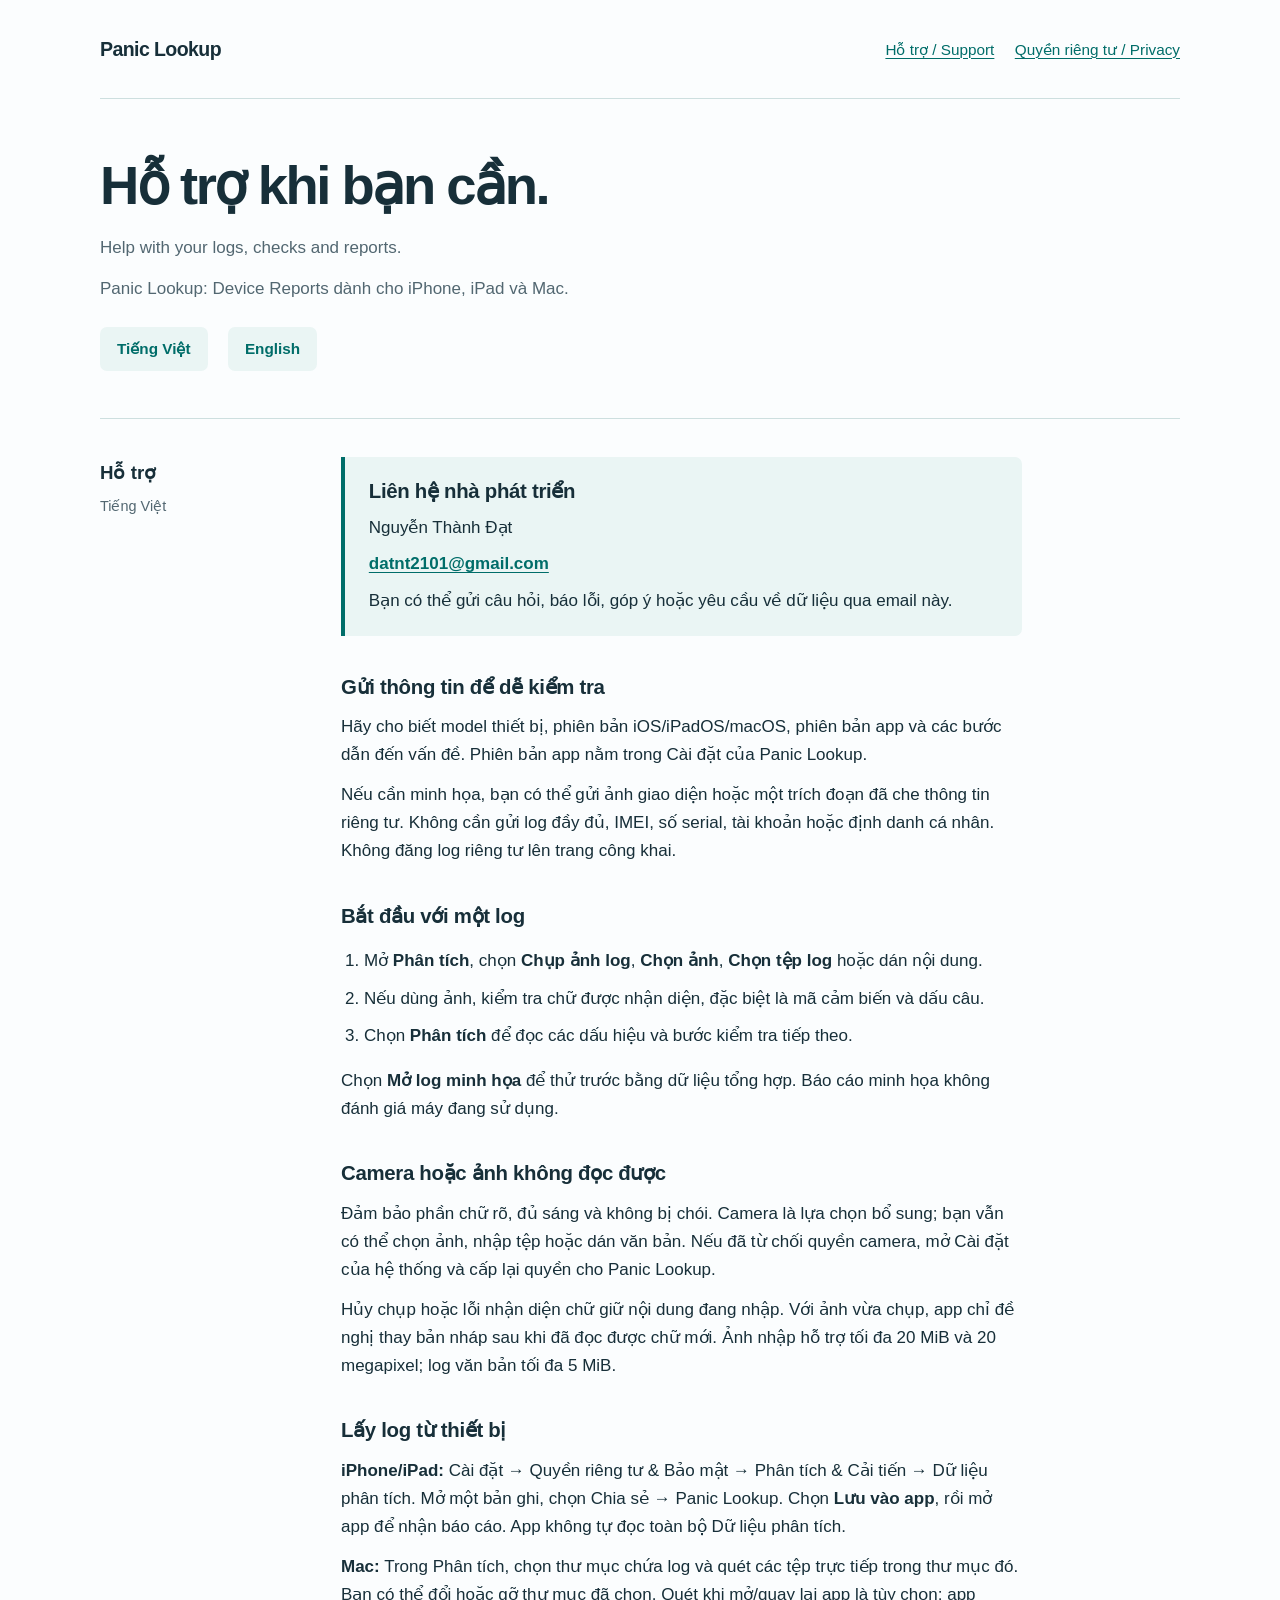
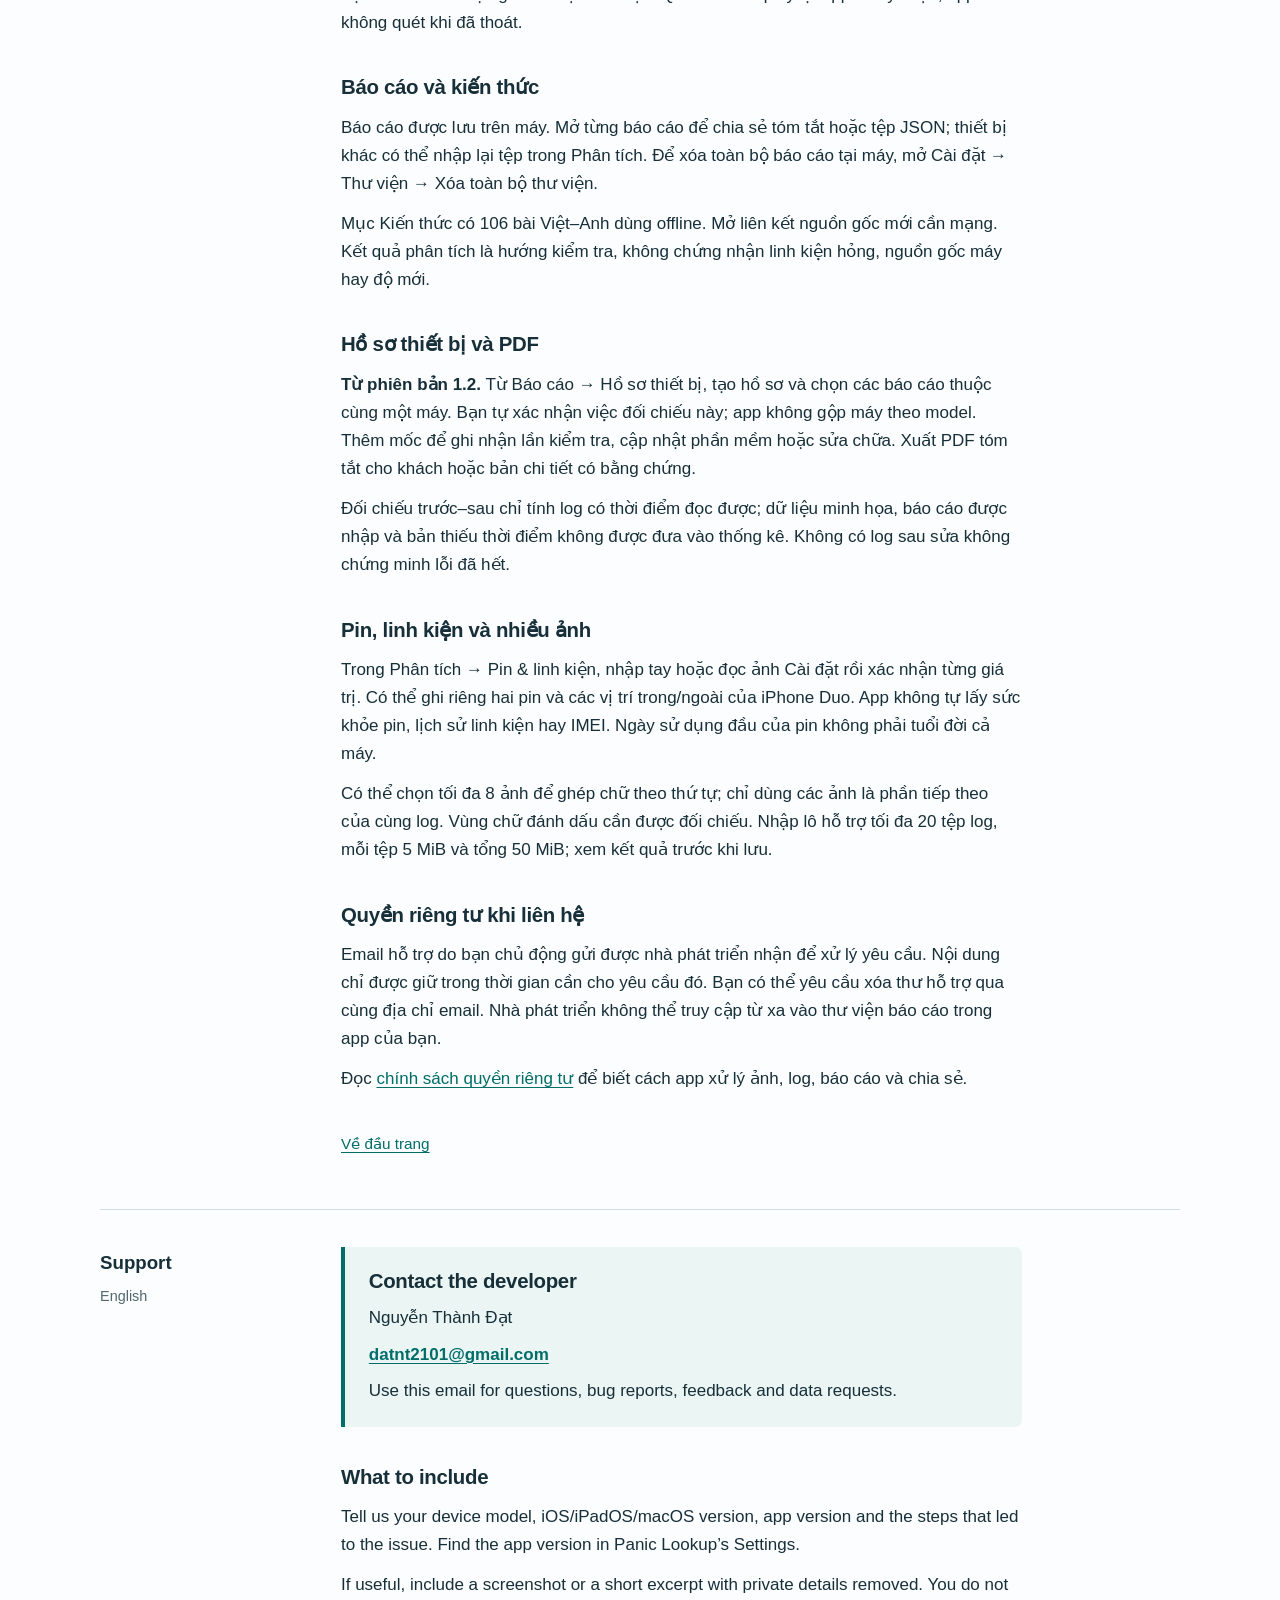
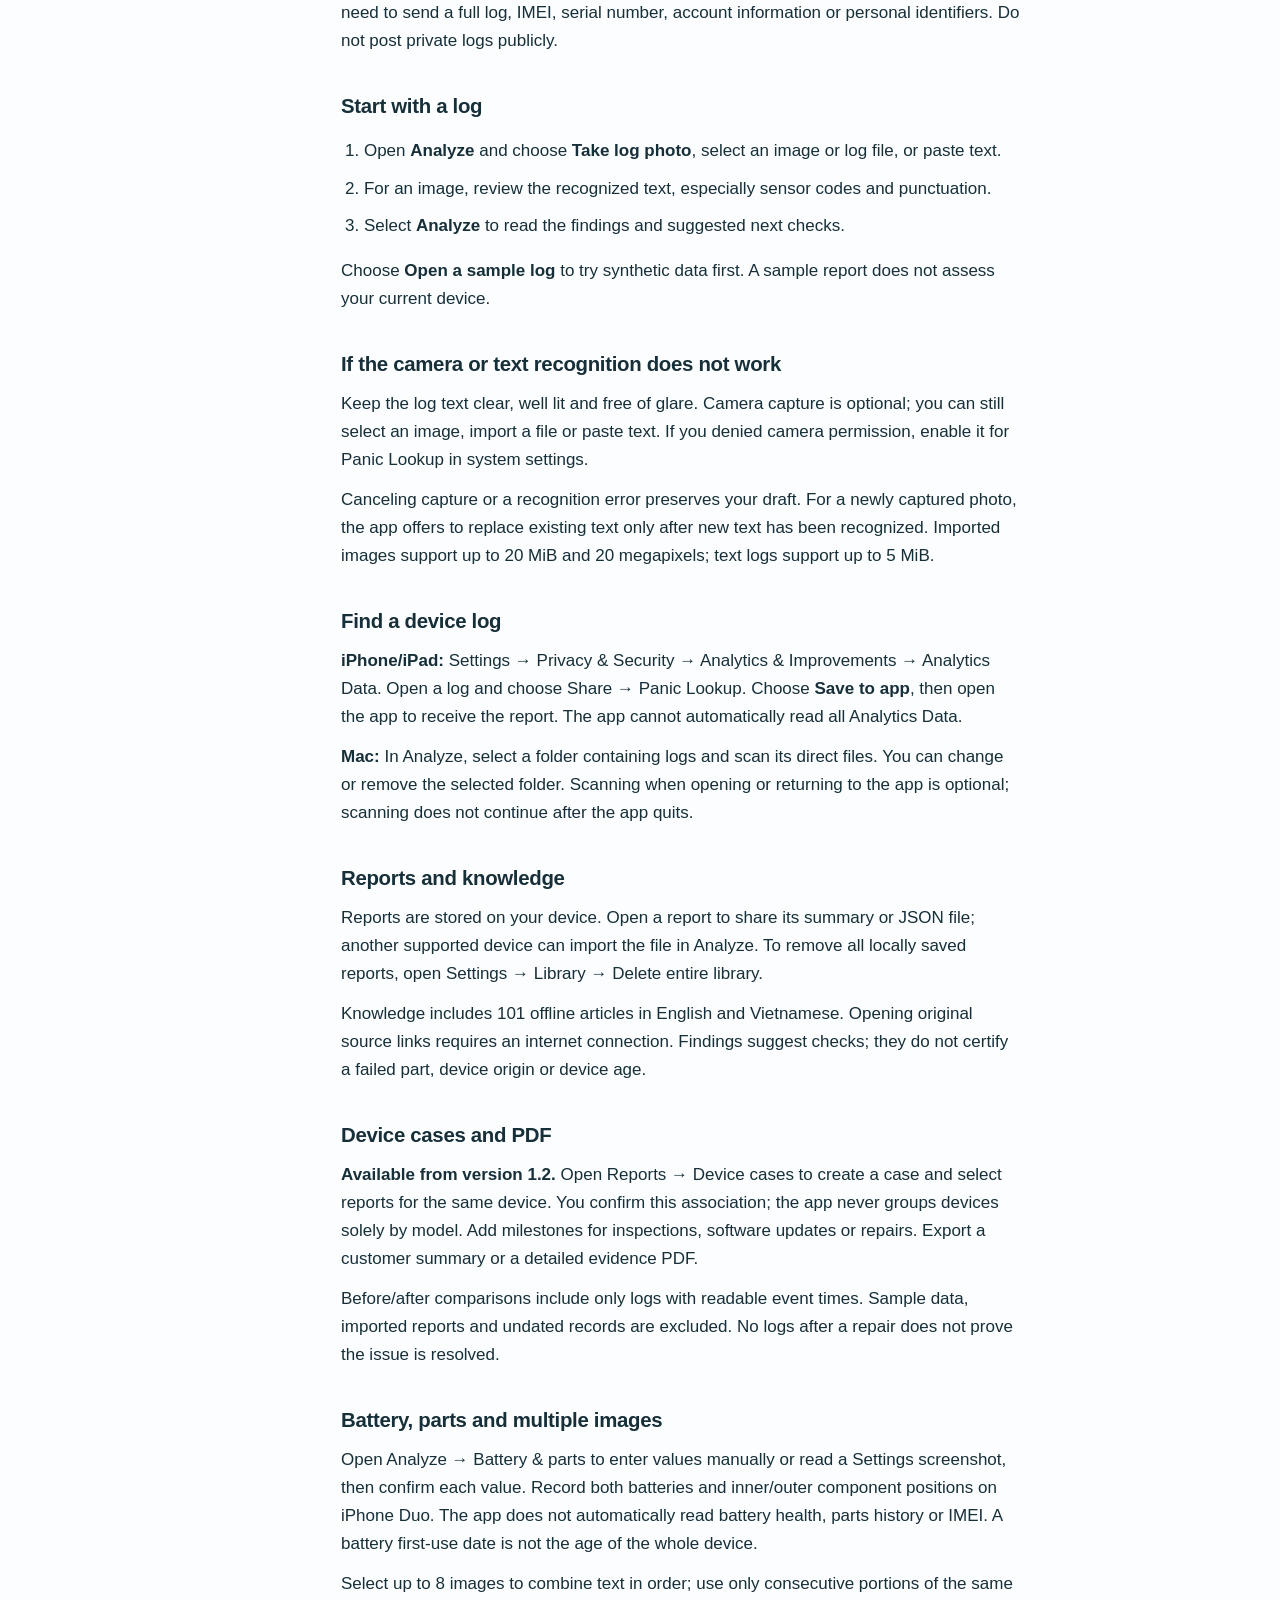
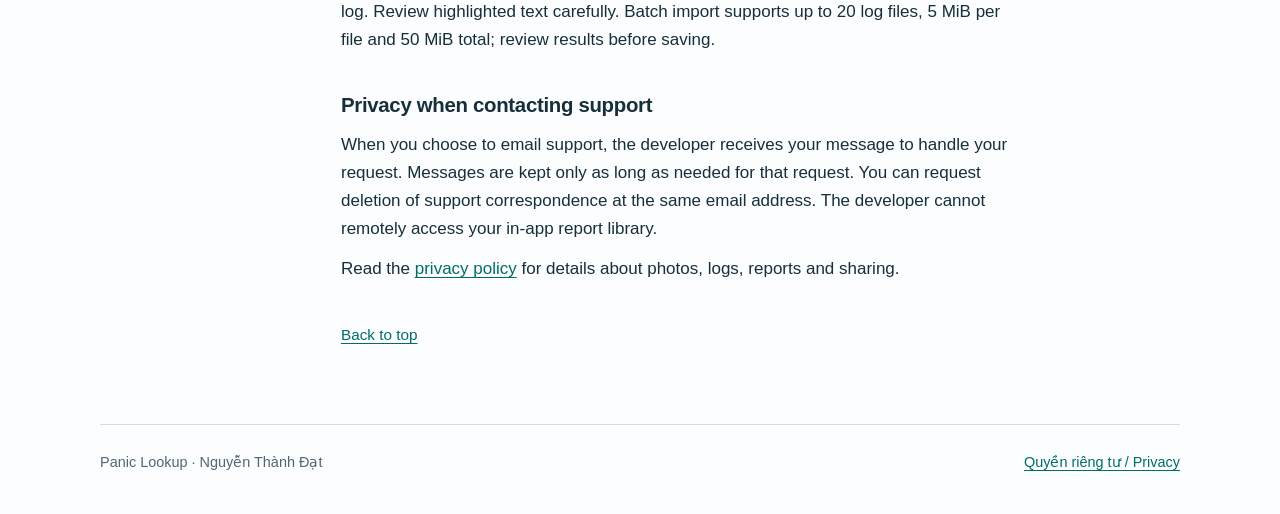
<file: index.html>
<!doctype html>
<html lang="vi">
<head>
<meta charset="utf-8"><meta name="viewport" content="width=device-width,initial-scale=1">
<meta name="description" content="Hỗ trợ Panic Lookup cho iPhone, iPad và Mac. Help with local log analysis, camera OCR and device reports.">
<meta name="color-scheme" content="light dark">
<title>Panic Lookup — Hỗ trợ / Support</title>
<link rel="stylesheet" href="style.css">
</head>
<body id="top">
<a class="skip-link" href="#content">Đến nội dung / Skip to content</a>
<header class="site-header"><a class="brand" href="index.html">Panic Lookup</a><nav aria-label="Trang / Pages"><a href="index.html" aria-current="page">Hỗ trợ / Support</a><a href="privacy.html">Quyền riêng tư / Privacy</a></nav></header>
<main id="content">
<div class="intro"><h1>Hỗ trợ khi bạn cần.</h1><p lang="en">Help with your logs, checks and reports.</p><p>Panic Lookup: Device Reports dành cho iPhone, iPad và Mac.</p></div>
<nav class="languages" aria-label="Ngôn ngữ / Language"><a href="#vi" lang="vi" hreflang="vi">Tiếng Việt</a><a href="#en" lang="en" hreflang="en">English</a></nav>
<article class="document" id="vi" lang="vi" aria-labelledby="vi-title">
<div class="document-label"><h2 id="vi-title">Hỗ trợ</h2><p>Tiếng Việt</p></div>
<div class="document-content">
<section class="contact"><h3>Liên hệ nhà phát triển</h3><p>Nguyễn Thành Đạt</p><p><a href="mailto:datnt2101@gmail.com?subject=Panic%20Lookup%20support">datnt2101@gmail.com</a></p><p>Bạn có thể gửi câu hỏi, báo lỗi, góp ý hoặc yêu cầu về dữ liệu qua email này.</p></section>
<section><h3>Gửi thông tin để dễ kiểm tra</h3><p>Hãy cho biết model thiết bị, phiên bản iOS/iPadOS/macOS, phiên bản app và các bước dẫn đến vấn đề. Phiên bản app nằm trong Cài đặt của Panic Lookup.</p><p>Nếu cần minh họa, bạn có thể gửi ảnh giao diện hoặc một trích đoạn đã che thông tin riêng tư. Không cần gửi log đầy đủ, IMEI, số serial, tài khoản hoặc định danh cá nhân. Không đăng log riêng tư lên trang công khai.</p></section>
<section><h3>Bắt đầu với một log</h3><ol><li>Mở <strong>Phân tích</strong>, chọn <strong>Chụp ảnh log</strong>, <strong>Chọn ảnh</strong>, <strong>Chọn tệp log</strong> hoặc dán nội dung.</li><li>Nếu dùng ảnh, kiểm tra chữ được nhận diện, đặc biệt là mã cảm biến và dấu câu.</li><li>Chọn <strong>Phân tích</strong> để đọc các dấu hiệu và bước kiểm tra tiếp theo.</li></ol><p>Chọn <strong>Mở log minh họa</strong> để thử trước bằng dữ liệu tổng hợp. Báo cáo minh họa không đánh giá máy đang sử dụng.</p></section>
<section><h3>Camera hoặc ảnh không đọc được</h3><p>Đảm bảo phần chữ rõ, đủ sáng và không bị chói. Camera là lựa chọn bổ sung; bạn vẫn có thể chọn ảnh, nhập tệp hoặc dán văn bản. Nếu đã từ chối quyền camera, mở Cài đặt của hệ thống và cấp lại quyền cho Panic Lookup.</p><p>Hủy chụp hoặc lỗi nhận diện chữ giữ nội dung đang nhập. Với ảnh vừa chụp, app chỉ đề nghị thay bản nháp sau khi đã đọc được chữ mới. Ảnh nhập hỗ trợ tối đa 20 MiB và 20 megapixel; log văn bản tối đa 5 MiB.</p></section>
<section><h3>Lấy log từ thiết bị</h3><p><strong>iPhone/iPad:</strong> Cài đặt → Quyền riêng tư &amp; Bảo mật → Phân tích &amp; Cải tiến → Dữ liệu phân tích. Mở một bản ghi, chọn Chia sẻ → Panic Lookup. Chọn <strong>Lưu vào app</strong>, rồi mở app để nhận báo cáo. App không tự đọc toàn bộ Dữ liệu phân tích.</p><p><strong>Mac:</strong> Trong Phân tích, chọn thư mục chứa log và quét các tệp trực tiếp trong thư mục đó. Bạn có thể đổi hoặc gỡ thư mục đã chọn. Quét khi mở/quay lại app là tùy chọn; app không quét khi đã thoát.</p></section>
<section><h3>Báo cáo và kiến thức</h3><p>Báo cáo được lưu trên máy. Mở từng báo cáo để chia sẻ tóm tắt hoặc tệp JSON; thiết bị khác có thể nhập lại tệp trong Phân tích. Để xóa toàn bộ báo cáo tại máy, mở Cài đặt → Thư viện → Xóa toàn bộ thư viện.</p><p>Mục Kiến thức có 106 bài Việt–Anh dùng offline. Mở liên kết nguồn gốc mới cần mạng. Kết quả phân tích là hướng kiểm tra, không chứng nhận linh kiện hỏng, nguồn gốc máy hay độ mới.</p></section>
<section><h3>Hồ sơ thiết bị và PDF</h3><p><strong>Từ phiên bản 1.2.</strong> Từ Báo cáo → Hồ sơ thiết bị, tạo hồ sơ và chọn các báo cáo thuộc cùng một máy. Bạn tự xác nhận việc đối chiếu này; app không gộp máy theo model. Thêm mốc để ghi nhận lần kiểm tra, cập nhật phần mềm hoặc sửa chữa. Xuất PDF tóm tắt cho khách hoặc bản chi tiết có bằng chứng.</p><p>Đối chiếu trước–sau chỉ tính log có thời điểm đọc được; dữ liệu minh họa, báo cáo được nhập và bản thiếu thời điểm không được đưa vào thống kê. Không có log sau sửa không chứng minh lỗi đã hết.</p></section><section><h3>Pin, linh kiện và nhiều ảnh</h3><p>Trong Phân tích → Pin &amp; linh kiện, nhập tay hoặc đọc ảnh Cài đặt rồi xác nhận từng giá trị. Có thể ghi riêng hai pin và các vị trí trong/ngoài của iPhone Duo. App không tự lấy sức khỏe pin, lịch sử linh kiện hay IMEI. Ngày sử dụng đầu của pin không phải tuổi đời cả máy.</p><p>Có thể chọn tối đa 8 ảnh để ghép chữ theo thứ tự; chỉ dùng các ảnh là phần tiếp theo của cùng log. Vùng chữ đánh dấu cần được đối chiếu. Nhập lô hỗ trợ tối đa 20 tệp log, mỗi tệp 5 MiB và tổng 50 MiB; xem kết quả trước khi lưu.</p></section>
<section><h3>Quyền riêng tư khi liên hệ</h3><p>Email hỗ trợ do bạn chủ động gửi được nhà phát triển nhận để xử lý yêu cầu. Nội dung chỉ được giữ trong thời gian cần cho yêu cầu đó. Bạn có thể yêu cầu xóa thư hỗ trợ qua cùng địa chỉ email. Nhà phát triển không thể truy cập từ xa vào thư viện báo cáo trong app của bạn.</p><p>Đọc <a href="privacy.html#vi">chính sách quyền riêng tư</a> để biết cách app xử lý ảnh, log, báo cáo và chia sẻ.</p></section>
<a class="back-top" href="#top">Về đầu trang</a>
</div></article>
<article class="document" id="en" lang="en" aria-labelledby="en-title">
<div class="document-label"><h2 id="en-title">Support</h2><p>English</p></div>
<div class="document-content">
<section class="contact"><h3>Contact the developer</h3><p>Nguyễn Thành Đạt</p><p><a href="mailto:datnt2101@gmail.com?subject=Panic%20Lookup%20support">datnt2101@gmail.com</a></p><p>Use this email for questions, bug reports, feedback and data requests.</p></section>
<section><h3>What to include</h3><p>Tell us your device model, iOS/iPadOS/macOS version, app version and the steps that led to the issue. Find the app version in Panic Lookup’s Settings.</p><p>If useful, include a screenshot or a short excerpt with private details removed. You do not need to send a full log, IMEI, serial number, account information or personal identifiers. Do not post private logs publicly.</p></section>
<section><h3>Start with a log</h3><ol><li>Open <strong>Analyze</strong> and choose <strong>Take log photo</strong>, select an image or log file, or paste text.</li><li>For an image, review the recognized text, especially sensor codes and punctuation.</li><li>Select <strong>Analyze</strong> to read the findings and suggested next checks.</li></ol><p>Choose <strong>Open a sample log</strong> to try synthetic data first. A sample report does not assess your current device.</p></section>
<section><h3>If the camera or text recognition does not work</h3><p>Keep the log text clear, well lit and free of glare. Camera capture is optional; you can still select an image, import a file or paste text. If you denied camera permission, enable it for Panic Lookup in system settings.</p><p>Canceling capture or a recognition error preserves your draft. For a newly captured photo, the app offers to replace existing text only after new text has been recognized. Imported images support up to 20 MiB and 20 megapixels; text logs support up to 5 MiB.</p></section>
<section><h3>Find a device log</h3><p><strong>iPhone/iPad:</strong> Settings → Privacy &amp; Security → Analytics &amp; Improvements → Analytics Data. Open a log and choose Share → Panic Lookup. Choose <strong>Save to app</strong>, then open the app to receive the report. The app cannot automatically read all Analytics Data.</p><p><strong>Mac:</strong> In Analyze, select a folder containing logs and scan its direct files. You can change or remove the selected folder. Scanning when opening or returning to the app is optional; scanning does not continue after the app quits.</p></section>
<section><h3>Reports and knowledge</h3><p>Reports are stored on your device. Open a report to share its summary or JSON file; another supported device can import the file in Analyze. To remove all locally saved reports, open Settings → Library → Delete entire library.</p><p>Knowledge includes 101 offline articles in English and Vietnamese. Opening original source links requires an internet connection. Findings suggest checks; they do not certify a failed part, device origin or device age.</p></section>
<section><h3>Device cases and PDF</h3><p><strong>Available from version 1.2.</strong> Open Reports → Device cases to create a case and select reports for the same device. You confirm this association; the app never groups devices solely by model. Add milestones for inspections, software updates or repairs. Export a customer summary or a detailed evidence PDF.</p><p>Before/after comparisons include only logs with readable event times. Sample data, imported reports and undated records are excluded. No logs after a repair does not prove the issue is resolved.</p></section><section><h3>Battery, parts and multiple images</h3><p>Open Analyze → Battery &amp; parts to enter values manually or read a Settings screenshot, then confirm each value. Record both batteries and inner/outer component positions on iPhone Duo. The app does not automatically read battery health, parts history or IMEI. A battery first-use date is not the age of the whole device.</p><p>Select up to 8 images to combine text in order; use only consecutive portions of the same log. Review highlighted text carefully. Batch import supports up to 20 log files, 5 MiB per file and 50 MiB total; review results before saving.</p></section>
<section><h3>Privacy when contacting support</h3><p>When you choose to email support, the developer receives your message to handle your request. Messages are kept only as long as needed for that request. You can request deletion of support correspondence at the same email address. The developer cannot remotely access your in-app report library.</p><p>Read the <a href="privacy.html#en">privacy policy</a> for details about photos, logs, reports and sharing.</p></section>
<a class="back-top" href="#top">Back to top</a>
</div></article>
</main>
<footer class="site-footer"><p>Panic Lookup · Nguyễn Thành Đạt</p><p><a href="privacy.html">Quyền riêng tư / Privacy</a></p></footer>
</body></html>
</file>
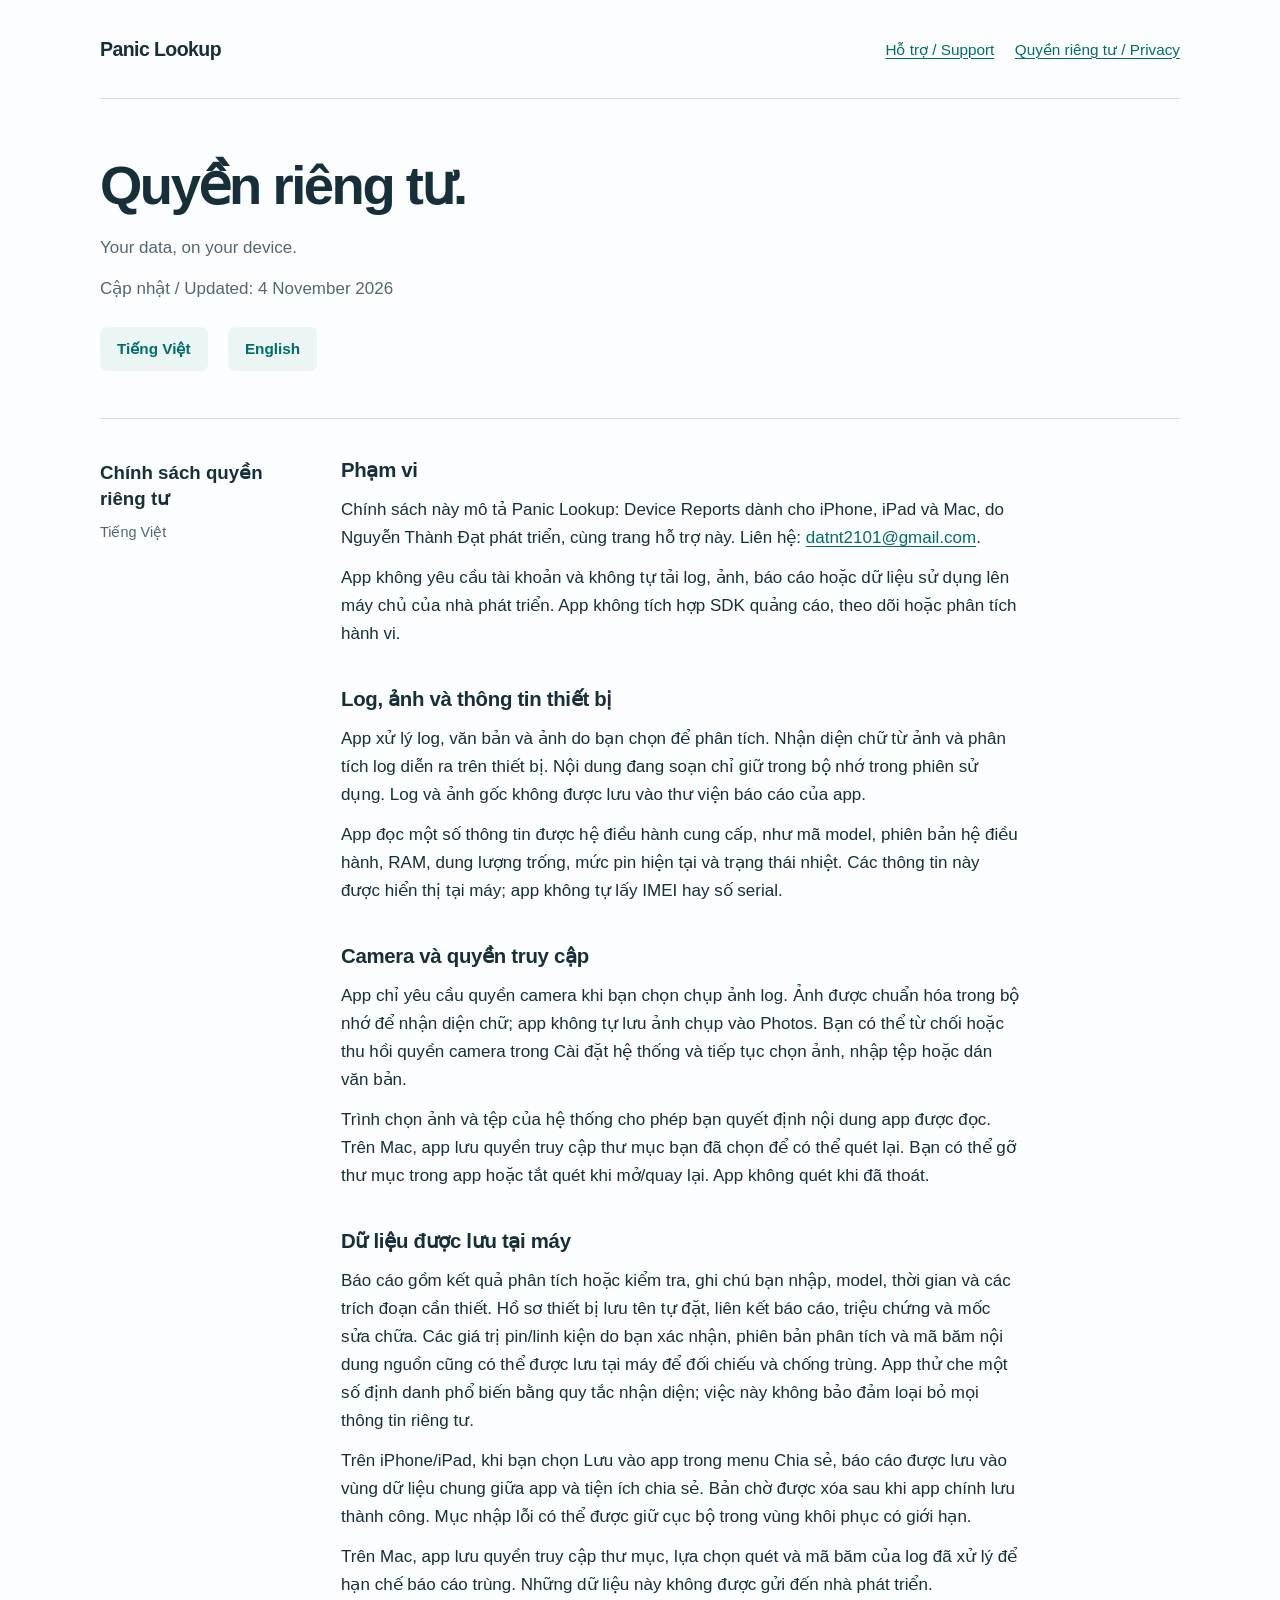
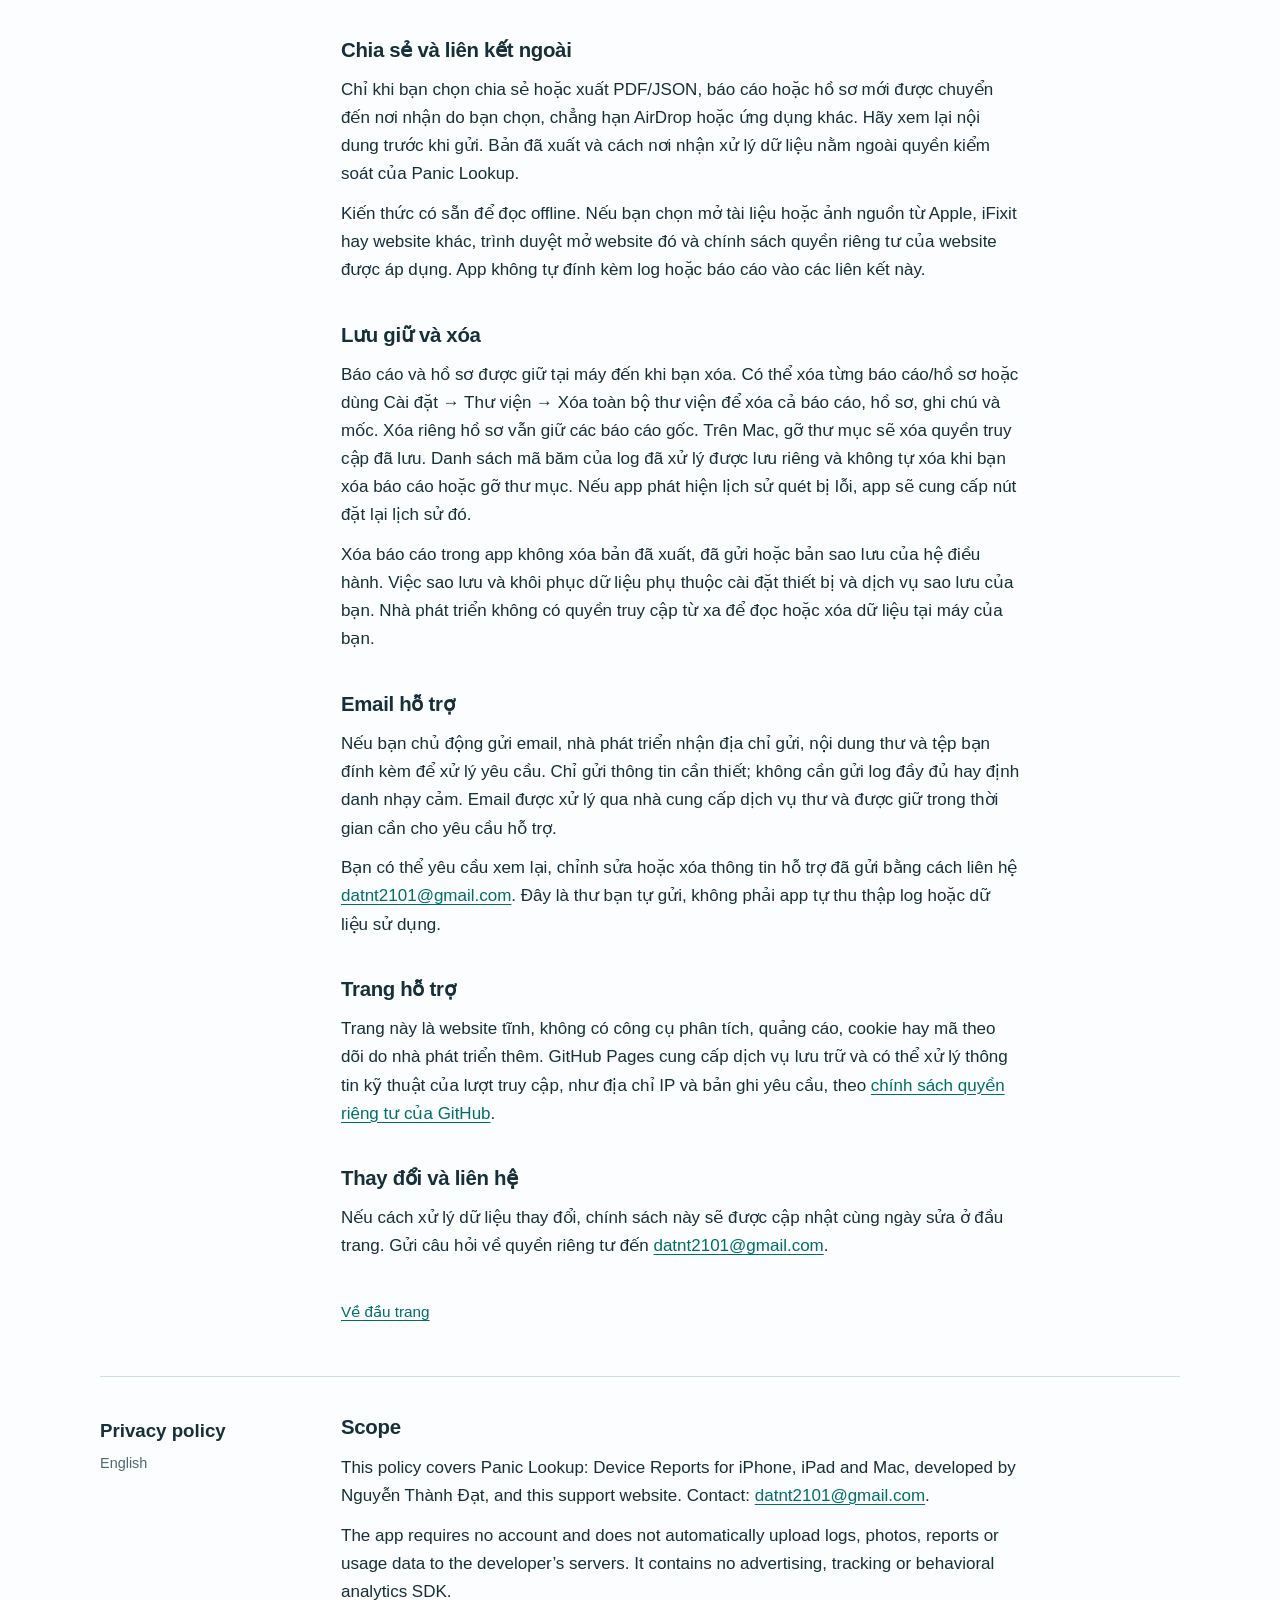
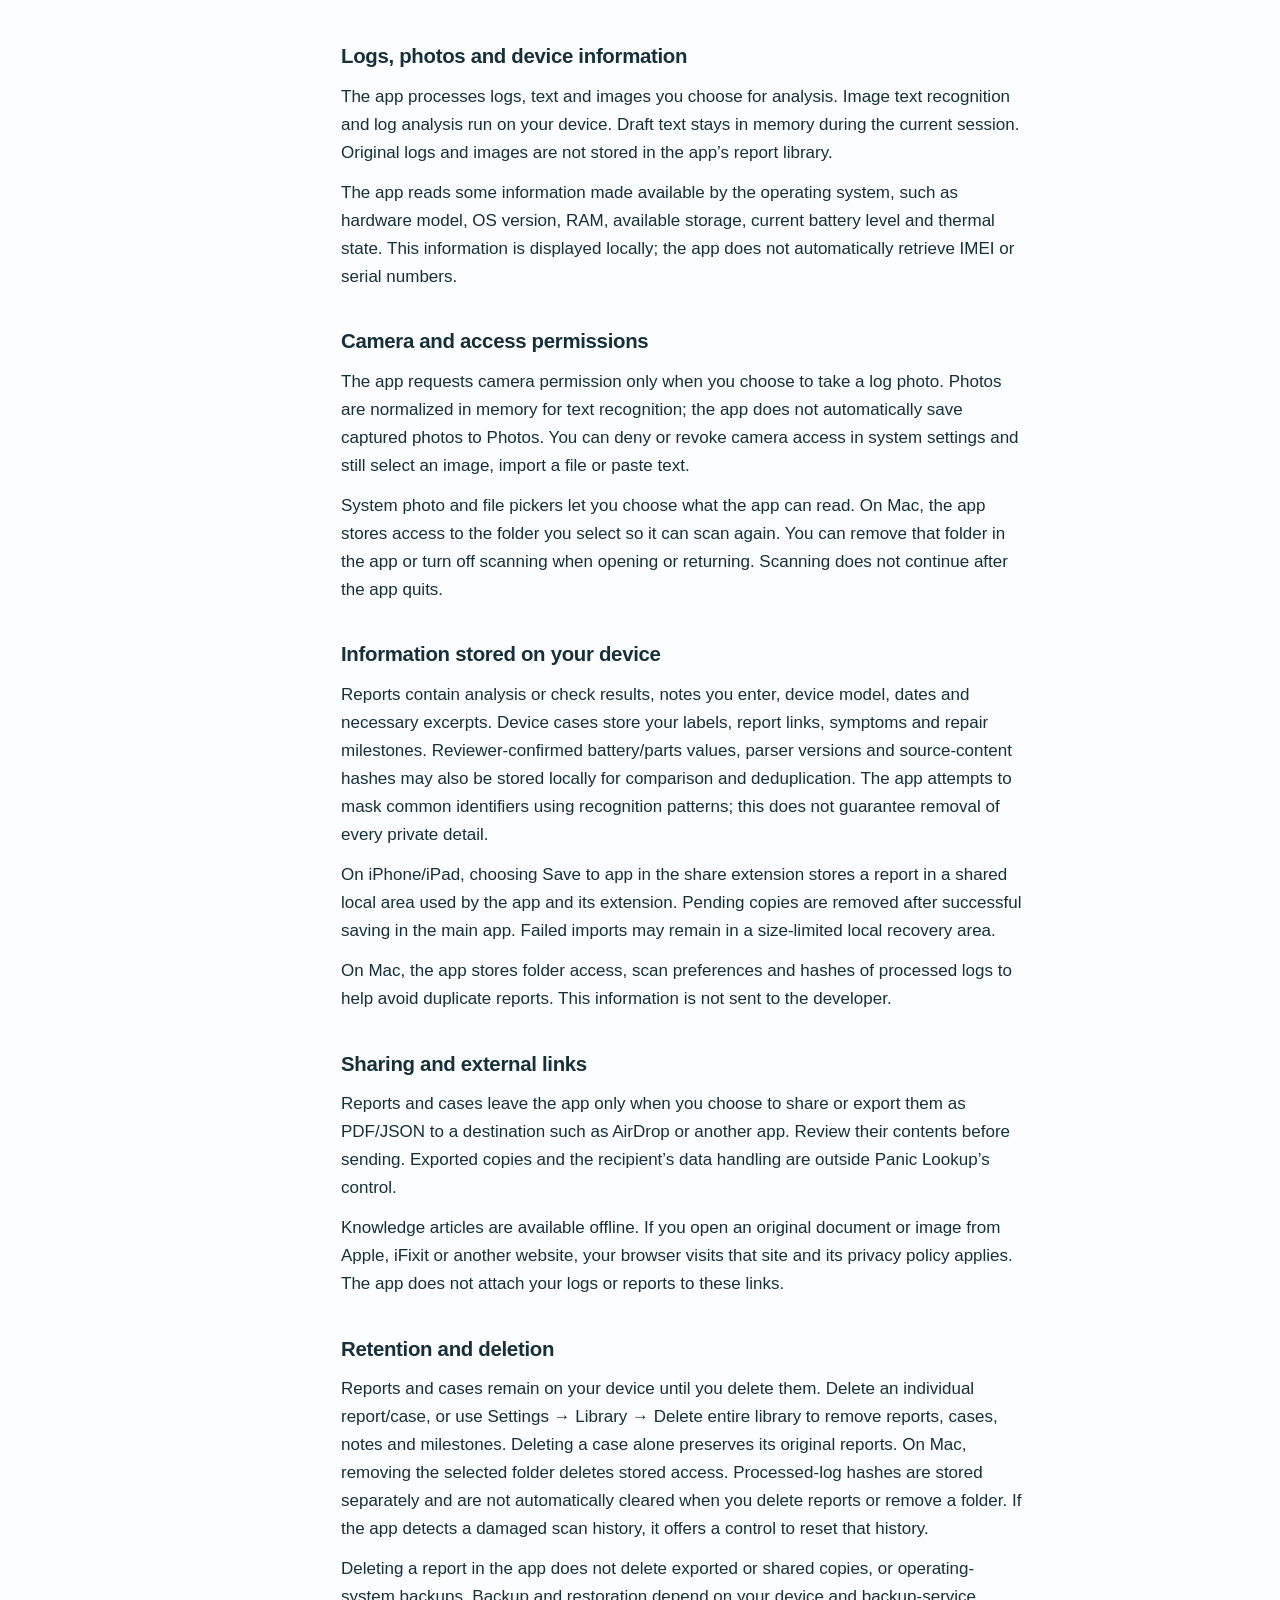
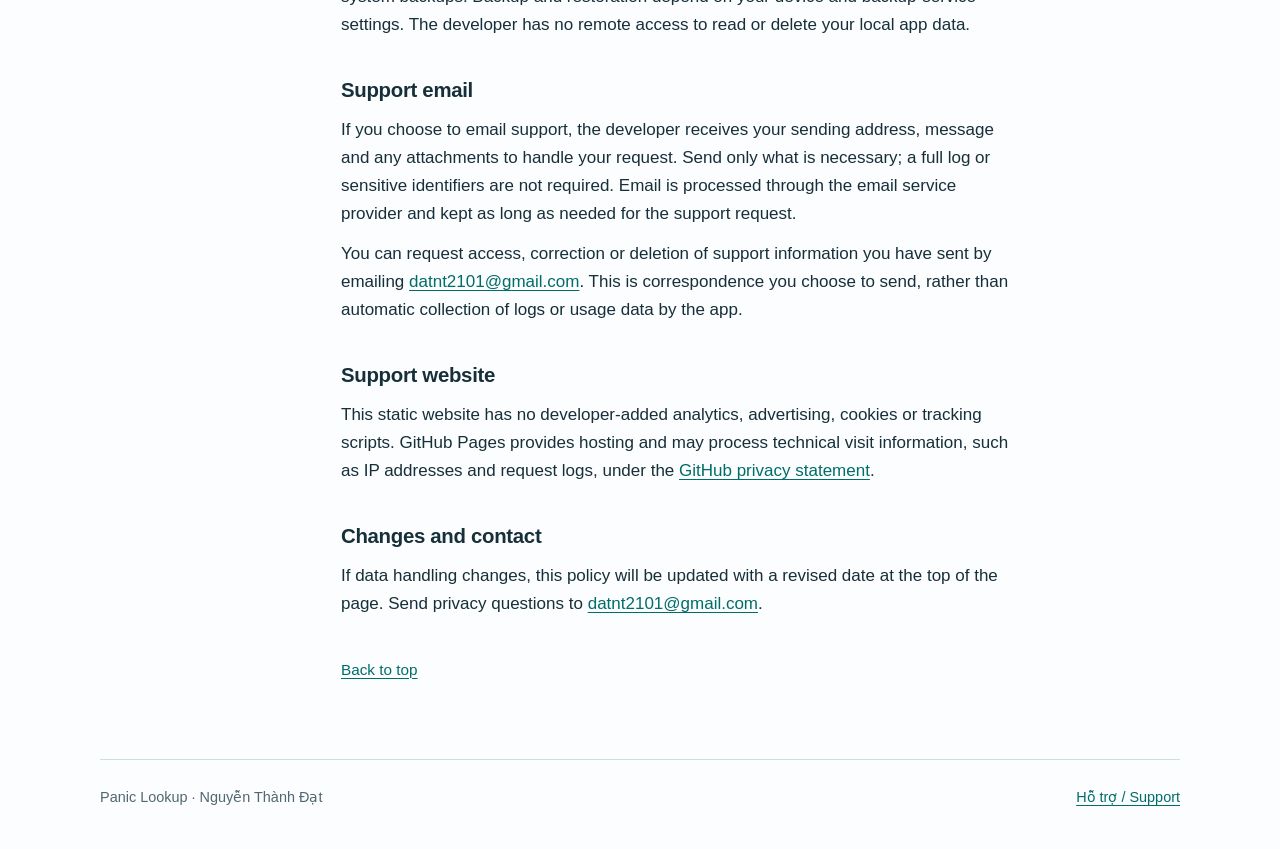
<file: privacy.html>
<!doctype html>
<html lang="vi">
<head>
<meta charset="utf-8"><meta name="viewport" content="width=device-width,initial-scale=1">
<meta name="description" content="Chính sách quyền riêng tư của Panic Lookup: xử lý log và ảnh tại máy, quản lý báo cáo và chia sẻ do bạn lựa chọn. Privacy policy for Panic Lookup.">
<meta name="color-scheme" content="light dark">
<title>Panic Lookup — Quyền riêng tư / Privacy</title>
<link rel="stylesheet" href="style.css">
</head>
<body id="top">
<a class="skip-link" href="#content">Đến nội dung / Skip to content</a>
<header class="site-header"><a class="brand" href="index.html">Panic Lookup</a><nav aria-label="Trang / Pages"><a href="index.html">Hỗ trợ / Support</a><a href="privacy.html" aria-current="page">Quyền riêng tư / Privacy</a></nav></header>
<main id="content">
<div class="intro"><h1>Quyền riêng tư.</h1><p lang="en">Your data, on your device.</p><p>Cập nhật / Updated: 4 November 2026</p></div>
<nav class="languages" aria-label="Ngôn ngữ / Language"><a href="#vi" lang="vi" hreflang="vi">Tiếng Việt</a><a href="#en" lang="en" hreflang="en">English</a></nav>
<article class="document" id="vi" lang="vi" aria-labelledby="vi-title">
<div class="document-label"><h2 id="vi-title">Chính sách quyền riêng tư</h2><p>Tiếng Việt</p></div>
<div class="document-content">
<section><h3>Phạm vi</h3><p>Chính sách này mô tả Panic Lookup: Device Reports dành cho iPhone, iPad và Mac, do Nguyễn Thành Đạt phát triển, cùng trang hỗ trợ này. Liên hệ: <a href="mailto:datnt2101@gmail.com">datnt2101@gmail.com</a>.</p><p>App không yêu cầu tài khoản và không tự tải log, ảnh, báo cáo hoặc dữ liệu sử dụng lên máy chủ của nhà phát triển. App không tích hợp SDK quảng cáo, theo dõi hoặc phân tích hành vi.</p></section>
<section><h3>Log, ảnh và thông tin thiết bị</h3><p>App xử lý log, văn bản và ảnh do bạn chọn để phân tích. Nhận diện chữ từ ảnh và phân tích log diễn ra trên thiết bị. Nội dung đang soạn chỉ giữ trong bộ nhớ trong phiên sử dụng. Log và ảnh gốc không được lưu vào thư viện báo cáo của app.</p><p>App đọc một số thông tin được hệ điều hành cung cấp, như mã model, phiên bản hệ điều hành, RAM, dung lượng trống, mức pin hiện tại và trạng thái nhiệt. Các thông tin này được hiển thị tại máy; app không tự lấy IMEI hay số serial.</p></section>
<section><h3>Camera và quyền truy cập</h3><p>App chỉ yêu cầu quyền camera khi bạn chọn chụp ảnh log. Ảnh được chuẩn hóa trong bộ nhớ để nhận diện chữ; app không tự lưu ảnh chụp vào Photos. Bạn có thể từ chối hoặc thu hồi quyền camera trong Cài đặt hệ thống và tiếp tục chọn ảnh, nhập tệp hoặc dán văn bản.</p><p>Trình chọn ảnh và tệp của hệ thống cho phép bạn quyết định nội dung app được đọc. Trên Mac, app lưu quyền truy cập thư mục bạn đã chọn để có thể quét lại. Bạn có thể gỡ thư mục trong app hoặc tắt quét khi mở/quay lại. App không quét khi đã thoát.</p></section>
<section><h3>Dữ liệu được lưu tại máy</h3><p>Báo cáo gồm kết quả phân tích hoặc kiểm tra, ghi chú bạn nhập, model, thời gian và các trích đoạn cần thiết. Hồ sơ thiết bị lưu tên tự đặt, liên kết báo cáo, triệu chứng và mốc sửa chữa. Các giá trị pin/linh kiện do bạn xác nhận, phiên bản phân tích và mã băm nội dung nguồn cũng có thể được lưu tại máy để đối chiếu và chống trùng. App thử che một số định danh phổ biến bằng quy tắc nhận diện; việc này không bảo đảm loại bỏ mọi thông tin riêng tư.</p><p>Trên iPhone/iPad, khi bạn chọn Lưu vào app trong menu Chia sẻ, báo cáo được lưu vào vùng dữ liệu chung giữa app và tiện ích chia sẻ. Bản chờ được xóa sau khi app chính lưu thành công. Mục nhập lỗi có thể được giữ cục bộ trong vùng khôi phục có giới hạn.</p><p>Trên Mac, app lưu quyền truy cập thư mục, lựa chọn quét và mã băm của log đã xử lý để hạn chế báo cáo trùng. Những dữ liệu này không được gửi đến nhà phát triển.</p></section>
<section><h3>Chia sẻ và liên kết ngoài</h3><p>Chỉ khi bạn chọn chia sẻ hoặc xuất PDF/JSON, báo cáo hoặc hồ sơ mới được chuyển đến nơi nhận do bạn chọn, chẳng hạn AirDrop hoặc ứng dụng khác. Hãy xem lại nội dung trước khi gửi. Bản đã xuất và cách nơi nhận xử lý dữ liệu nằm ngoài quyền kiểm soát của Panic Lookup.</p><p>Kiến thức có sẵn để đọc offline. Nếu bạn chọn mở tài liệu hoặc ảnh nguồn từ Apple, iFixit hay website khác, trình duyệt mở website đó và chính sách quyền riêng tư của website được áp dụng. App không tự đính kèm log hoặc báo cáo vào các liên kết này.</p></section>
<section><h3>Lưu giữ và xóa</h3><p>Báo cáo và hồ sơ được giữ tại máy đến khi bạn xóa. Có thể xóa từng báo cáo/hồ sơ hoặc dùng Cài đặt → Thư viện → Xóa toàn bộ thư viện để xóa cả báo cáo, hồ sơ, ghi chú và mốc. Xóa riêng hồ sơ vẫn giữ các báo cáo gốc. Trên Mac, gỡ thư mục sẽ xóa quyền truy cập đã lưu. Danh sách mã băm của log đã xử lý được lưu riêng và không tự xóa khi bạn xóa báo cáo hoặc gỡ thư mục. Nếu app phát hiện lịch sử quét bị lỗi, app sẽ cung cấp nút đặt lại lịch sử đó.</p><p>Xóa báo cáo trong app không xóa bản đã xuất, đã gửi hoặc bản sao lưu của hệ điều hành. Việc sao lưu và khôi phục dữ liệu phụ thuộc cài đặt thiết bị và dịch vụ sao lưu của bạn. Nhà phát triển không có quyền truy cập từ xa để đọc hoặc xóa dữ liệu tại máy của bạn.</p></section>
<section><h3>Email hỗ trợ</h3><p>Nếu bạn chủ động gửi email, nhà phát triển nhận địa chỉ gửi, nội dung thư và tệp bạn đính kèm để xử lý yêu cầu. Chỉ gửi thông tin cần thiết; không cần gửi log đầy đủ hay định danh nhạy cảm. Email được xử lý qua nhà cung cấp dịch vụ thư và được giữ trong thời gian cần cho yêu cầu hỗ trợ.</p><p>Bạn có thể yêu cầu xem lại, chỉnh sửa hoặc xóa thông tin hỗ trợ đã gửi bằng cách liên hệ <a href="mailto:datnt2101@gmail.com">datnt2101@gmail.com</a>. Đây là thư bạn tự gửi, không phải app tự thu thập log hoặc dữ liệu sử dụng.</p></section>
<section><h3>Trang hỗ trợ</h3><p>Trang này là website tĩnh, không có công cụ phân tích, quảng cáo, cookie hay mã theo dõi do nhà phát triển thêm. GitHub Pages cung cấp dịch vụ lưu trữ và có thể xử lý thông tin kỹ thuật của lượt truy cập, như địa chỉ IP và bản ghi yêu cầu, theo <a href="https://docs.github.com/en/site-policy/privacy-policies/github-general-privacy-statement">chính sách quyền riêng tư của GitHub</a>.</p></section>
<section><h3>Thay đổi và liên hệ</h3><p>Nếu cách xử lý dữ liệu thay đổi, chính sách này sẽ được cập nhật cùng ngày sửa ở đầu trang. Gửi câu hỏi về quyền riêng tư đến <a href="mailto:datnt2101@gmail.com">datnt2101@gmail.com</a>.</p></section>
<a class="back-top" href="#top">Về đầu trang</a>
</div></article>
<article class="document" id="en" lang="en" aria-labelledby="en-title">
<div class="document-label"><h2 id="en-title">Privacy policy</h2><p>English</p></div>
<div class="document-content">
<section><h3>Scope</h3><p>This policy covers Panic Lookup: Device Reports for iPhone, iPad and Mac, developed by Nguyễn Thành Đạt, and this support website. Contact: <a href="mailto:datnt2101@gmail.com">datnt2101@gmail.com</a>.</p><p>The app requires no account and does not automatically upload logs, photos, reports or usage data to the developer’s servers. It contains no advertising, tracking or behavioral analytics SDK.</p></section>
<section><h3>Logs, photos and device information</h3><p>The app processes logs, text and images you choose for analysis. Image text recognition and log analysis run on your device. Draft text stays in memory during the current session. Original logs and images are not stored in the app’s report library.</p><p>The app reads some information made available by the operating system, such as hardware model, OS version, RAM, available storage, current battery level and thermal state. This information is displayed locally; the app does not automatically retrieve IMEI or serial numbers.</p></section>
<section><h3>Camera and access permissions</h3><p>The app requests camera permission only when you choose to take a log photo. Photos are normalized in memory for text recognition; the app does not automatically save captured photos to Photos. You can deny or revoke camera access in system settings and still select an image, import a file or paste text.</p><p>System photo and file pickers let you choose what the app can read. On Mac, the app stores access to the folder you select so it can scan again. You can remove that folder in the app or turn off scanning when opening or returning. Scanning does not continue after the app quits.</p></section>
<section><h3>Information stored on your device</h3><p>Reports contain analysis or check results, notes you enter, device model, dates and necessary excerpts. Device cases store your labels, report links, symptoms and repair milestones. Reviewer-confirmed battery/parts values, parser versions and source-content hashes may also be stored locally for comparison and deduplication. The app attempts to mask common identifiers using recognition patterns; this does not guarantee removal of every private detail.</p><p>On iPhone/iPad, choosing Save to app in the share extension stores a report in a shared local area used by the app and its extension. Pending copies are removed after successful saving in the main app. Failed imports may remain in a size-limited local recovery area.</p><p>On Mac, the app stores folder access, scan preferences and hashes of processed logs to help avoid duplicate reports. This information is not sent to the developer.</p></section>
<section><h3>Sharing and external links</h3><p>Reports and cases leave the app only when you choose to share or export them as PDF/JSON to a destination such as AirDrop or another app. Review their contents before sending. Exported copies and the recipient’s data handling are outside Panic Lookup’s control.</p><p>Knowledge articles are available offline. If you open an original document or image from Apple, iFixit or another website, your browser visits that site and its privacy policy applies. The app does not attach your logs or reports to these links.</p></section>
<section><h3>Retention and deletion</h3><p>Reports and cases remain on your device until you delete them. Delete an individual report/case, or use Settings → Library → Delete entire library to remove reports, cases, notes and milestones. Deleting a case alone preserves its original reports. On Mac, removing the selected folder deletes stored access. Processed-log hashes are stored separately and are not automatically cleared when you delete reports or remove a folder. If the app detects a damaged scan history, it offers a control to reset that history.</p><p>Deleting a report in the app does not delete exported or shared copies, or operating-system backups. Backup and restoration depend on your device and backup-service settings. The developer has no remote access to read or delete your local app data.</p></section>
<section><h3>Support email</h3><p>If you choose to email support, the developer receives your sending address, message and any attachments to handle your request. Send only what is necessary; a full log or sensitive identifiers are not required. Email is processed through the email service provider and kept as long as needed for the support request.</p><p>You can request access, correction or deletion of support information you have sent by emailing <a href="mailto:datnt2101@gmail.com">datnt2101@gmail.com</a>. This is correspondence you choose to send, rather than automatic collection of logs or usage data by the app.</p></section>
<section><h3>Support website</h3><p>This static website has no developer-added analytics, advertising, cookies or tracking scripts. GitHub Pages provides hosting and may process technical visit information, such as IP addresses and request logs, under the <a href="https://docs.github.com/en/site-policy/privacy-policies/github-general-privacy-statement">GitHub privacy statement</a>.</p></section>
<section><h3>Changes and contact</h3><p>If data handling changes, this policy will be updated with a revised date at the top of the page. Send privacy questions to <a href="mailto:datnt2101@gmail.com">datnt2101@gmail.com</a>.</p></section>
<a class="back-top" href="#top">Back to top</a>
</div></article>
</main>
<footer class="site-footer"><p>Panic Lookup · Nguyễn Thành Đạt</p><p><a href="index.html">Hỗ trợ / Support</a></p></footer>
</body></html>
</file>
<file: style.css>
:root{color-scheme:light dark;--paper:#fbfdfe;--ink:#172f39;--muted:#526771;--accent:#006d69;--soft:#eaf5f4;--line:#cddfdf;--focus:#b85a00;font-family:-apple-system,BlinkMacSystemFont,"Segoe UI",sans-serif;font-size:17px;line-height:1.65}
*{box-sizing:border-box}html{scroll-padding-top:1.5rem}body{margin:0;background:var(--paper);color:var(--ink)}a{color:var(--accent);text-decoration-thickness:.08em;text-underline-offset:.2em;overflow-wrap:anywhere}a:hover{text-decoration-thickness:.14em}a:focus-visible{outline:3px solid var(--focus);outline-offset:5px;border-radius:2px}.skip-link{position:absolute;top:-6rem;left:1rem;padding:.7rem 1rem;background:var(--paper);z-index:3}.skip-link:focus{top:1rem}.site-header,main,.site-footer{width:min(100% - 3rem,1080px);margin-inline:auto}.site-header{display:flex;gap:1.5rem;align-items:center;justify-content:space-between;padding-block:1.6rem;border-bottom:1px solid var(--line)}.brand{font-size:1.15rem;font-weight:700;letter-spacing:-.03em;text-decoration:none;color:var(--ink)}nav{display:flex;flex-wrap:wrap;gap:.5rem 1.2rem}nav a{display:inline-flex;align-items:center;min-height:44px;font-size:.9rem}main{padding-block:3.3rem 4rem}.intro{max-width:720px}.intro h1{font-size:clamp(2rem,4.5vw,3.2rem);font-weight:700;letter-spacing:-.045em;line-height:1.13;margin:0 0 1rem}.intro p{max-width:65ch;color:var(--muted);margin-block:.75rem}.languages{margin-block:1.4rem 2.8rem}.languages a{background:var(--soft);padding:.35rem 1rem;border-radius:7px;text-decoration:none;font-weight:600}.document{display:grid;grid-template-columns:190px minmax(0,1fr);gap:3rem;border-top:1px solid var(--line);padding-top:2.2rem;margin-top:2.5rem}.document-label h2{font-size:1.1rem;line-height:1.4;margin:.2rem 0 .5rem}.document-label p{font-size:.85rem;color:var(--muted);margin:0}.document-content{max-width:72ch}.document-content>section+section{margin-top:2.2rem}.document-content h3{font-size:1.2rem;line-height:1.35;letter-spacing:-.015em;margin:0 0 .7rem}.document-content p{margin:.7rem 0}.document-content ul,.document-content ol{padding-left:1.35rem}.document-content li+li{margin-top:.55rem}.contact{padding:1.25rem 1.4rem;background:var(--soft);border-inline-start:4px solid var(--accent);border-radius:0 7px 7px 0}.contact h3{margin:0}.contact p{margin:.5rem 0 0}.contact a{font-weight:650}.note{color:var(--muted);font-size:.92rem}.site-footer{border-top:1px solid var(--line);padding-block:1.5rem 2.3rem;display:flex;justify-content:space-between;flex-wrap:wrap;gap:.5rem 1rem;font-size:.85rem;color:var(--muted)}.site-footer p{margin:0}.back-top{display:inline-flex;align-items:center;min-height:44px;font-size:.9rem;margin-top:1rem}code{font-family:ui-monospace,SFMono-Regular,Consolas,monospace;font-size:.88em;background:var(--soft);border-radius:3px;padding:.1rem .25rem;overflow-wrap:anywhere}
@media(max-width:680px){.site-header,main,.site-footer{width:calc(100% - 2rem)}.site-header{align-items:flex-start;flex-direction:column;gap:.4rem;padding-block:1rem}.site-header nav{gap:0 1rem}main{padding-top:2.2rem}.document{grid-template-columns:1fr;gap:1.5rem;padding-top:1.8rem}.document-label{padding-bottom:.8rem;border-bottom:1px solid var(--line)}.languages{margin-bottom:2rem}.intro h1{font-size:2.2rem}.contact{padding:1rem}}
@media(prefers-color-scheme:dark){:root{--paper:#102328;--ink:#e8f2f3;--muted:#b1c7cd;--accent:#80d9d0;--soft:#19383e;--line:#365057;--focus:#ffd08a}}
@media print{.site-header nav,.languages,.back-top,.skip-link{display:none}:root{color-scheme:light}body{background:white;color:black}main{padding-top:1rem}.document{display:block}.document-label{margin-bottom:1rem}.contact{border:1px solid #777}.site-header,main,.site-footer{width:100%}a{color:inherit}}
</file>
